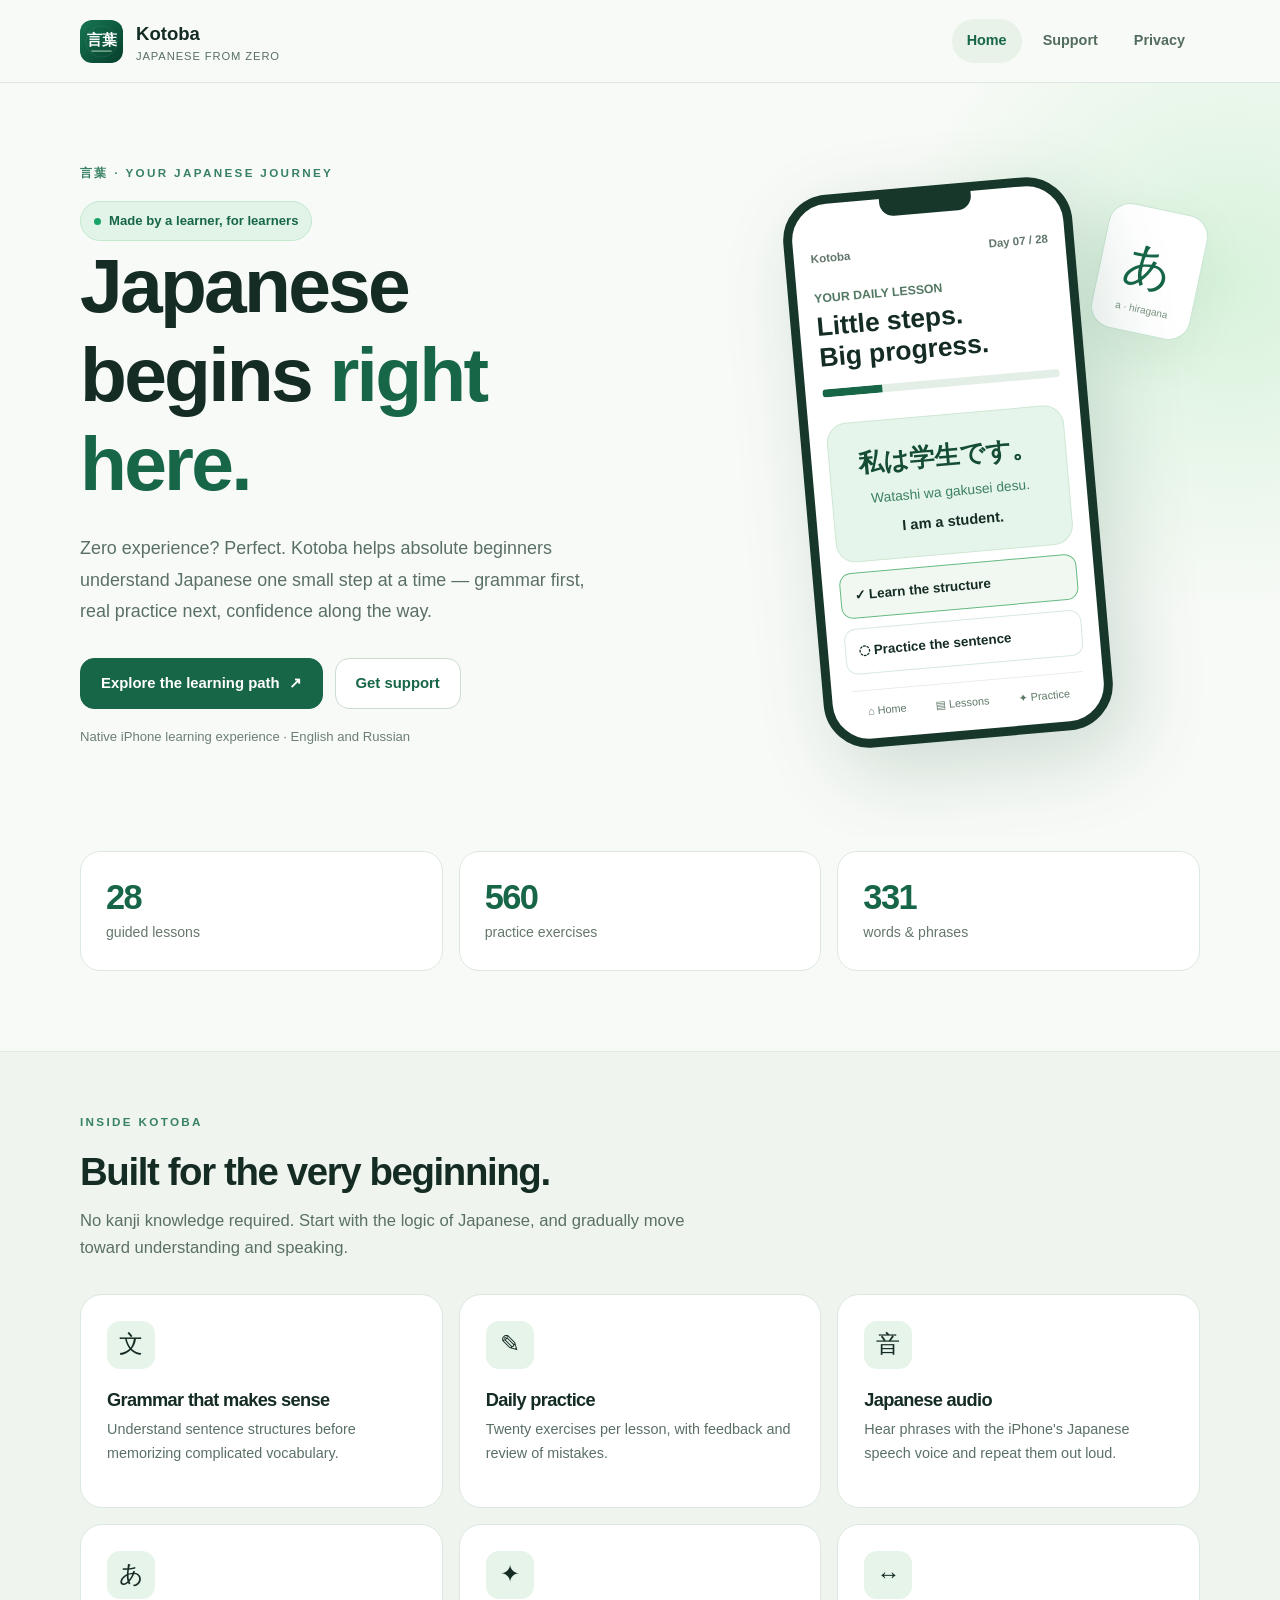
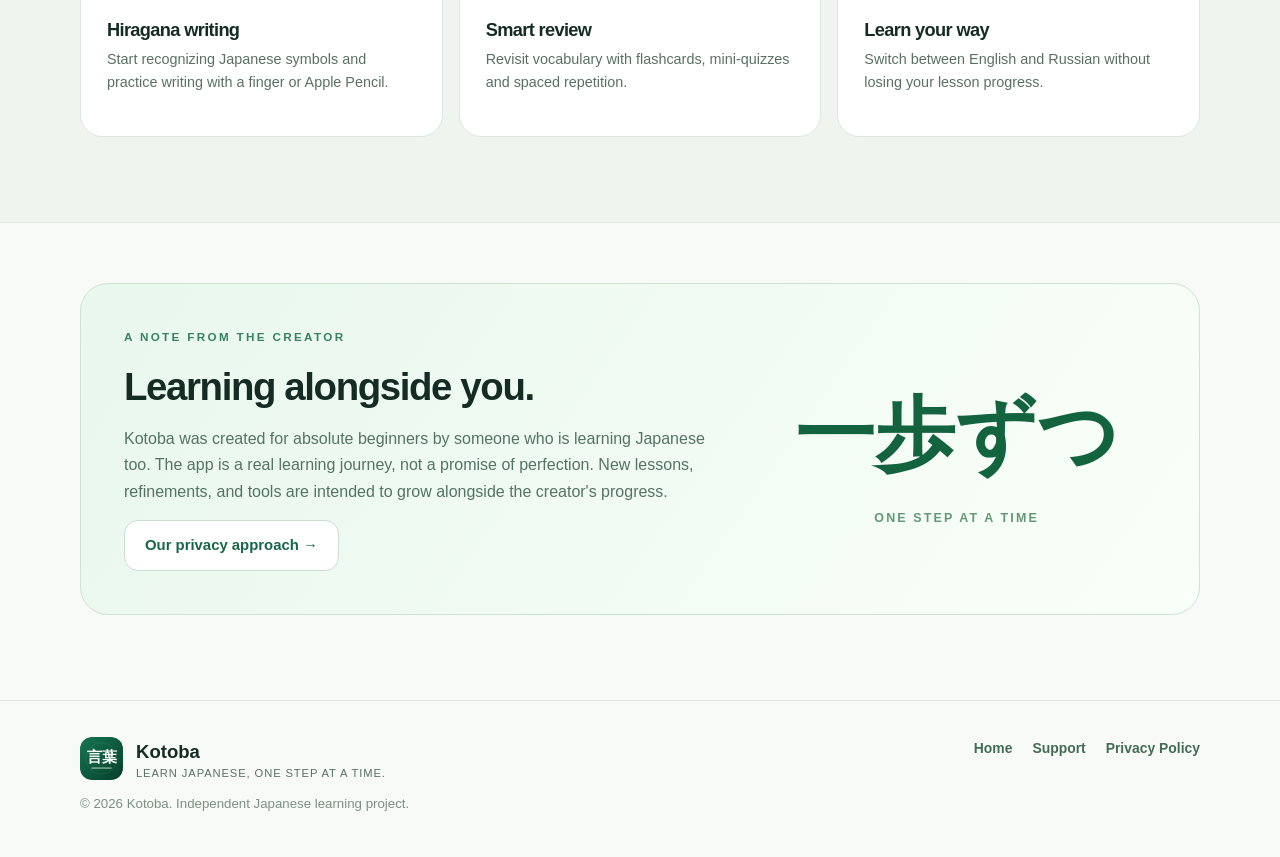
<file: index.html>
<!doctype html>
<html lang="en"><head>
<meta charset="utf-8"><meta name="viewport" content="width=device-width,initial-scale=1"><meta name="theme-color" content="#176647">
<title>Kotoba — Japanese From Zero</title>
<meta name="description" content="Kotoba is a Japanese learning app created by a learner, for learners. Start from zero with bite-sized lessons, grammar exercises, vocabulary and hiragana.">
<link rel="icon" type="image/png" href="assets/kotoba-icon.svg"><link rel="stylesheet" href="assets/styles.css">
</head><body>
<header class="topbar"><div class="container topbar-inner"><a class="brand" href="index.html"><img src="assets/kotoba-icon.svg" alt="Kotoba icon"><span>Kotoba<small>Japanese from zero</small></span></a><nav aria-label="Main navigation"><a href="index.html" aria-current="page">Home</a><a href="support.html">Support</a><a href="privacy.html">Privacy</a></nav></div></header>
<main>
<section class="hero"><div class="container hero-grid"><div class="hero-copy"><div class="eyebrow">言葉 · Your Japanese journey</div><div class="tag"><span class="dot"></span> Made by a learner, for learners</div><h1>Japanese begins <span>right here.</span></h1><p class="lead">Zero experience? Perfect. Kotoba helps absolute beginners understand Japanese one small step at a time — grammar first, real practice next, confidence along the way.</p><div class="actions"><a href="#features" class="btn primary">Explore the learning path <span aria-hidden="true">↗</span></a><a href="support.html" class="btn ghost">Get support</a></div><p class="tiny-note">Native iPhone learning experience · English and Russian</p></div>
<div class="phone-stage" aria-label="Illustrative preview of a Japanese lesson"><div class="float-kana" aria-hidden="true">あ<em>a · hiragana</em></div><div class="phone"><div class="notch"></div><div class="mini-top"><span>Kotoba</span><span>Day 07 / 28</span></div><div class="phone-title"><small>YOUR DAILY LESSON</small>Little steps.<br>Big progress.</div><div class="progressbar"><span></span></div><div class="learning-card"><div class="jp" lang="ja">私は学生です。</div><div class="rom">Watashi wa gakusei desu.</div><div class="meaning">I am a student.</div></div><div class="choice selected">✓ Learn the structure</div><div class="choice">◌ Practice the sentence</div><div class="bottom"><span>⌂ Home</span><span>▤ Lessons</span><span>✦ Practice</span></div></div></div></div></section>
<div class="container"><section class="kpis" aria-label="Learning content"><div class="kpi"><strong>28</strong><span>guided lessons</span></div><div class="kpi"><strong>560</strong><span>practice exercises</span></div><div class="kpi"><strong>331</strong><span>words & phrases</span></div></section></div>
<section id="features" class="section alt"><div class="container"><div class="section-intro"><div class="eyebrow">Inside Kotoba</div><h2>Built for the very beginning.</h2><p>No kanji knowledge required. Start with the logic of Japanese, and gradually move toward understanding and speaking.</p></div><div class="features">
<article class="feature"><div class="symbol" aria-hidden="true">文</div><h3>Grammar that makes sense</h3><p>Understand sentence structures before memorizing complicated vocabulary.</p></article>
<article class="feature"><div class="symbol" aria-hidden="true">✎</div><h3>Daily practice</h3><p>Twenty exercises per lesson, with feedback and review of mistakes.</p></article>
<article class="feature"><div class="symbol" aria-hidden="true">音</div><h3>Japanese audio</h3><p>Hear phrases with the iPhone's Japanese speech voice and repeat them out loud.</p></article>
<article class="feature"><div class="symbol" aria-hidden="true">あ</div><h3>Hiragana writing</h3><p>Start recognizing Japanese symbols and practice writing with a finger or Apple Pencil.</p></article>
<article class="feature"><div class="symbol" aria-hidden="true">✦</div><h3>Smart review</h3><p>Revisit vocabulary with flashcards, mini-quizzes and spaced repetition.</p></article>
<article class="feature"><div class="symbol" aria-hidden="true">↔</div><h3>Learn your way</h3><p>Switch between English and Russian without losing your lesson progress.</p></article>
</div></div></section>
<section class="section"><div class="container"><div class="story"><div><div class="eyebrow">A note from the creator</div><h2>Learning alongside you.</h2><p>Kotoba was created for absolute beginners by someone who is learning Japanese too. The app is a real learning journey, not a promise of perfection. New lessons, refinements, and tools are intended to grow alongside the creator's progress.</p><a class="btn ghost" href="privacy.html">Our privacy approach →</a></div><div class="quote-visual" lang="ja">一歩ずつ<small>One step at a time</small></div></div></div></section>
</main>
<footer class="footer"><div class="container footer-main"><div><a class="brand" href="index.html"><img src="assets/kotoba-icon.svg" alt=""><span>Kotoba<small>Learn Japanese, one step at a time.</small></span></a><p>© 2026 Kotoba. Independent Japanese learning project.</p></div><div class="footer-links"><a href="index.html">Home</a><a href="support.html">Support</a><a href="privacy.html">Privacy Policy</a></div></div></footer>
</body></html>
</file>
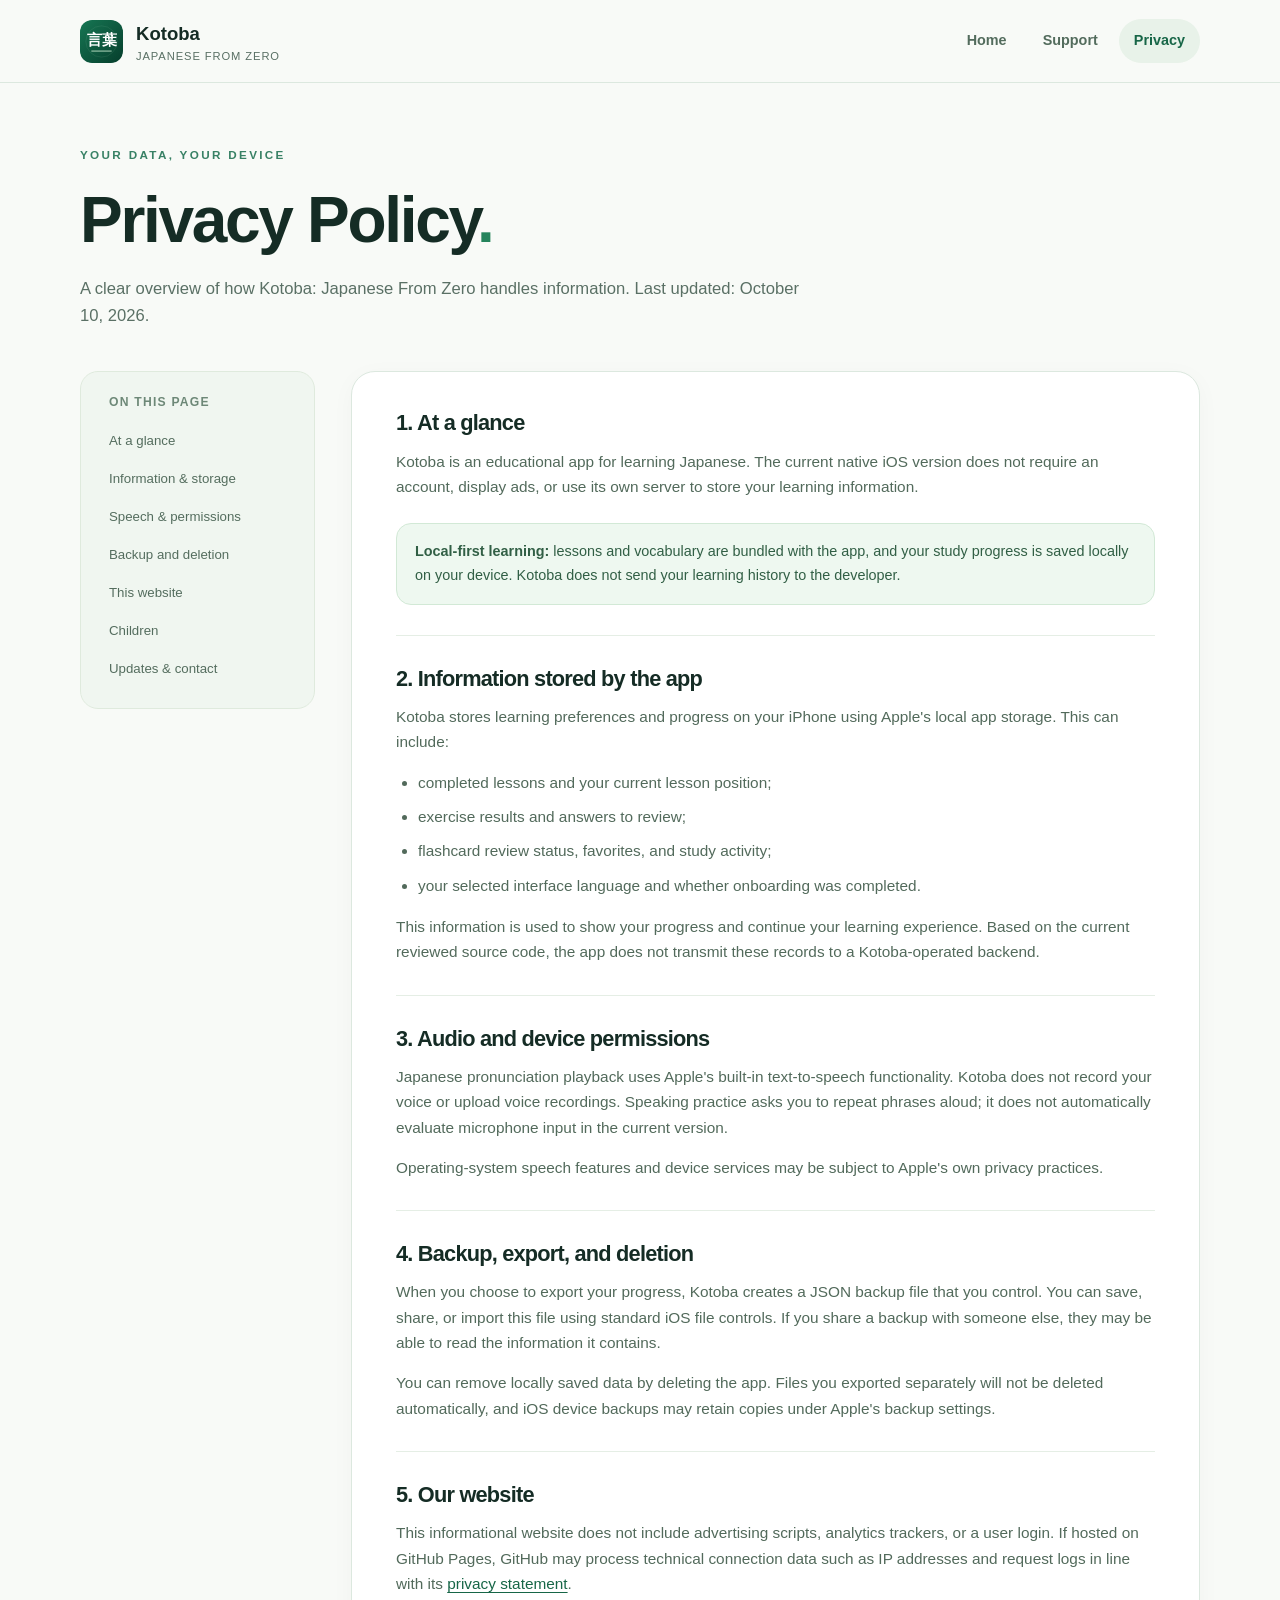
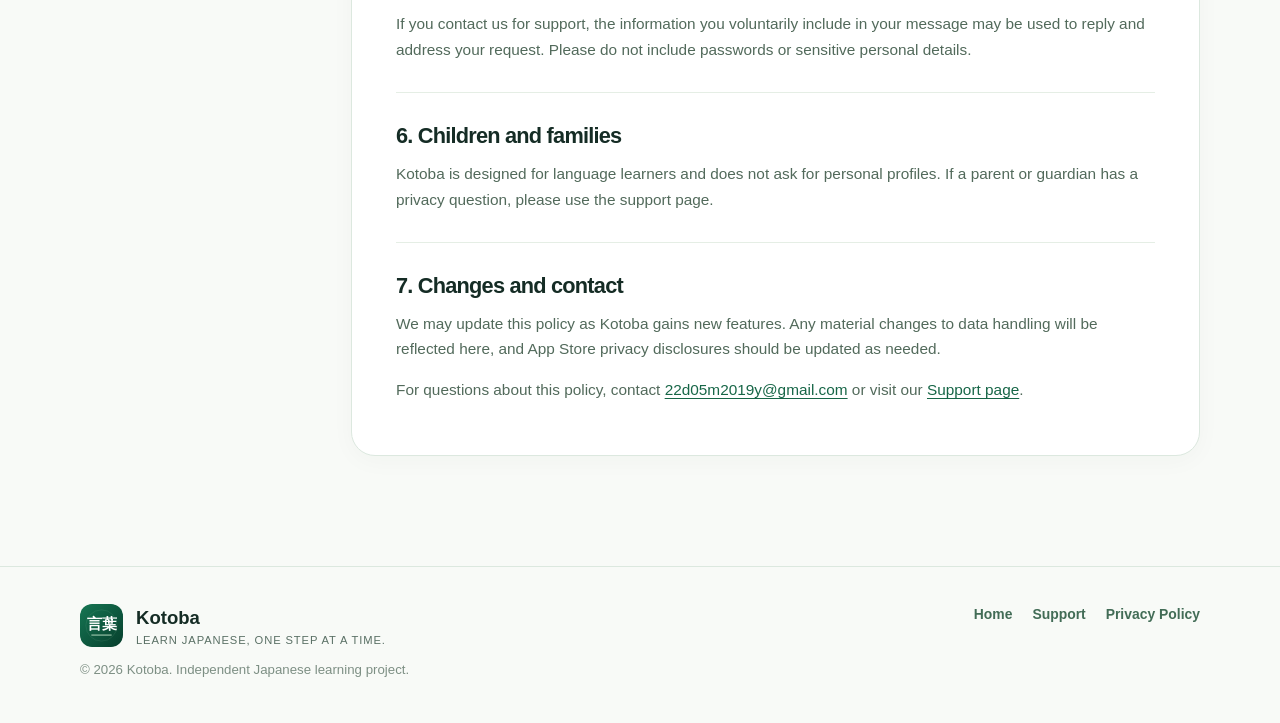
<file: privacy.html>
<!doctype html><html lang="en"><head><meta charset="utf-8"><meta name="viewport" content="width=device-width,initial-scale=1"><meta name="theme-color" content="#176647"><title>Privacy Policy — Kotoba</title><meta name="description" content="Privacy Policy for Kotoba: Japanese From Zero. Learn how the app stores learning progress and handles your information."><link rel="icon" href="assets/kotoba-icon.svg"><link rel="stylesheet" href="assets/styles.css"></head><body>
<header class="topbar"><div class="container topbar-inner"><a class="brand" href="index.html"><img src="assets/kotoba-icon.svg" alt="Kotoba icon"><span>Kotoba<small>Japanese from zero</small></span></a><nav aria-label="Main navigation"><a href="index.html">Home</a><a href="support.html">Support</a><a href="privacy.html" aria-current="page">Privacy</a></nav></div></header>
<main><div class="container"><header class="pagehead"><div class="eyebrow">Your data, your device</div><h1>Privacy Policy<span style="color:#25845c">.</span></h1><p class="subtitle">A clear overview of how Kotoba: Japanese From Zero handles information. Last updated: October 10, 2026.</p></header><div class="prose-layout"><aside class="toc" aria-label="On this page"><b>On this page</b><a href="#summary">At a glance</a><a href="#data">Information & storage</a><a href="#audio">Speech & permissions</a><a href="#backups">Backup and deletion</a><a href="#site">This website</a><a href="#children">Children</a><a href="#changes">Updates & contact</a></aside><article class="prose">
<section id="summary"><h2>1. At a glance</h2><p>Kotoba is an educational app for learning Japanese. The current native iOS version does not require an account, display ads, or use its own server to store your learning information.</p><div class="notice"><strong>Local-first learning:</strong> lessons and vocabulary are bundled with the app, and your study progress is saved locally on your device. Kotoba does not send your learning history to the developer.</div></section>
<section id="data"><h2>2. Information stored by the app</h2><p>Kotoba stores learning preferences and progress on your iPhone using Apple's local app storage. This can include:</p><ul><li>completed lessons and your current lesson position;</li><li>exercise results and answers to review;</li><li>flashcard review status, favorites, and study activity;</li><li>your selected interface language and whether onboarding was completed.</li></ul><p>This information is used to show your progress and continue your learning experience. Based on the current reviewed source code, the app does not transmit these records to a Kotoba-operated backend.</p></section>
<section id="audio"><h2>3. Audio and device permissions</h2><p>Japanese pronunciation playback uses Apple's built-in text-to-speech functionality. Kotoba does not record your voice or upload voice recordings. Speaking practice asks you to repeat phrases aloud; it does not automatically evaluate microphone input in the current version.</p><p>Operating-system speech features and device services may be subject to Apple's own privacy practices.</p></section>
<section id="backups"><h2>4. Backup, export, and deletion</h2><p>When you choose to export your progress, Kotoba creates a JSON backup file that you control. You can save, share, or import this file using standard iOS file controls. If you share a backup with someone else, they may be able to read the information it contains.</p><p>You can remove locally saved data by deleting the app. Files you exported separately will not be deleted automatically, and iOS device backups may retain copies under Apple's backup settings.</p></section>
<section id="site"><h2>5. Our website</h2><p>This informational website does not include advertising scripts, analytics trackers, or a user login. If hosted on GitHub Pages, GitHub may process technical connection data such as IP addresses and request logs in line with its <a href="https://docs.github.com/en/site-policy/privacy-policies/github-general-privacy-statement" target="_blank" rel="noopener noreferrer">privacy statement</a>.</p><p>If you contact us for support, the information you voluntarily include in your message may be used to reply and address your request. Please do not include passwords or sensitive personal details.</p></section>
<section id="children"><h2>6. Children and families</h2><p>Kotoba is designed for language learners and does not ask for personal profiles. If a parent or guardian has a privacy question, please use the support page.</p></section>
<section id="changes"><h2>7. Changes and contact</h2><p>We may update this policy as Kotoba gains new features. Any material changes to data handling will be reflected here, and App Store privacy disclosures should be updated as needed.</p><p>For questions about this policy, contact <a href="mailto:22d05m2019y@gmail.com">22d05m2019y@gmail.com</a> or visit our <a href="support.html">Support page</a>.</p></section>
</article></div></div></main><footer class="footer"><div class="container footer-main"><div><a class="brand" href="index.html"><img src="assets/kotoba-icon.svg" alt=""><span>Kotoba<small>Learn Japanese, one step at a time.</small></span></a><p>© 2026 Kotoba. Independent Japanese learning project.</p></div><div class="footer-links"><a href="index.html">Home</a><a href="support.html">Support</a><a href="privacy.html">Privacy Policy</a></div></div></footer></body></html>
</file>
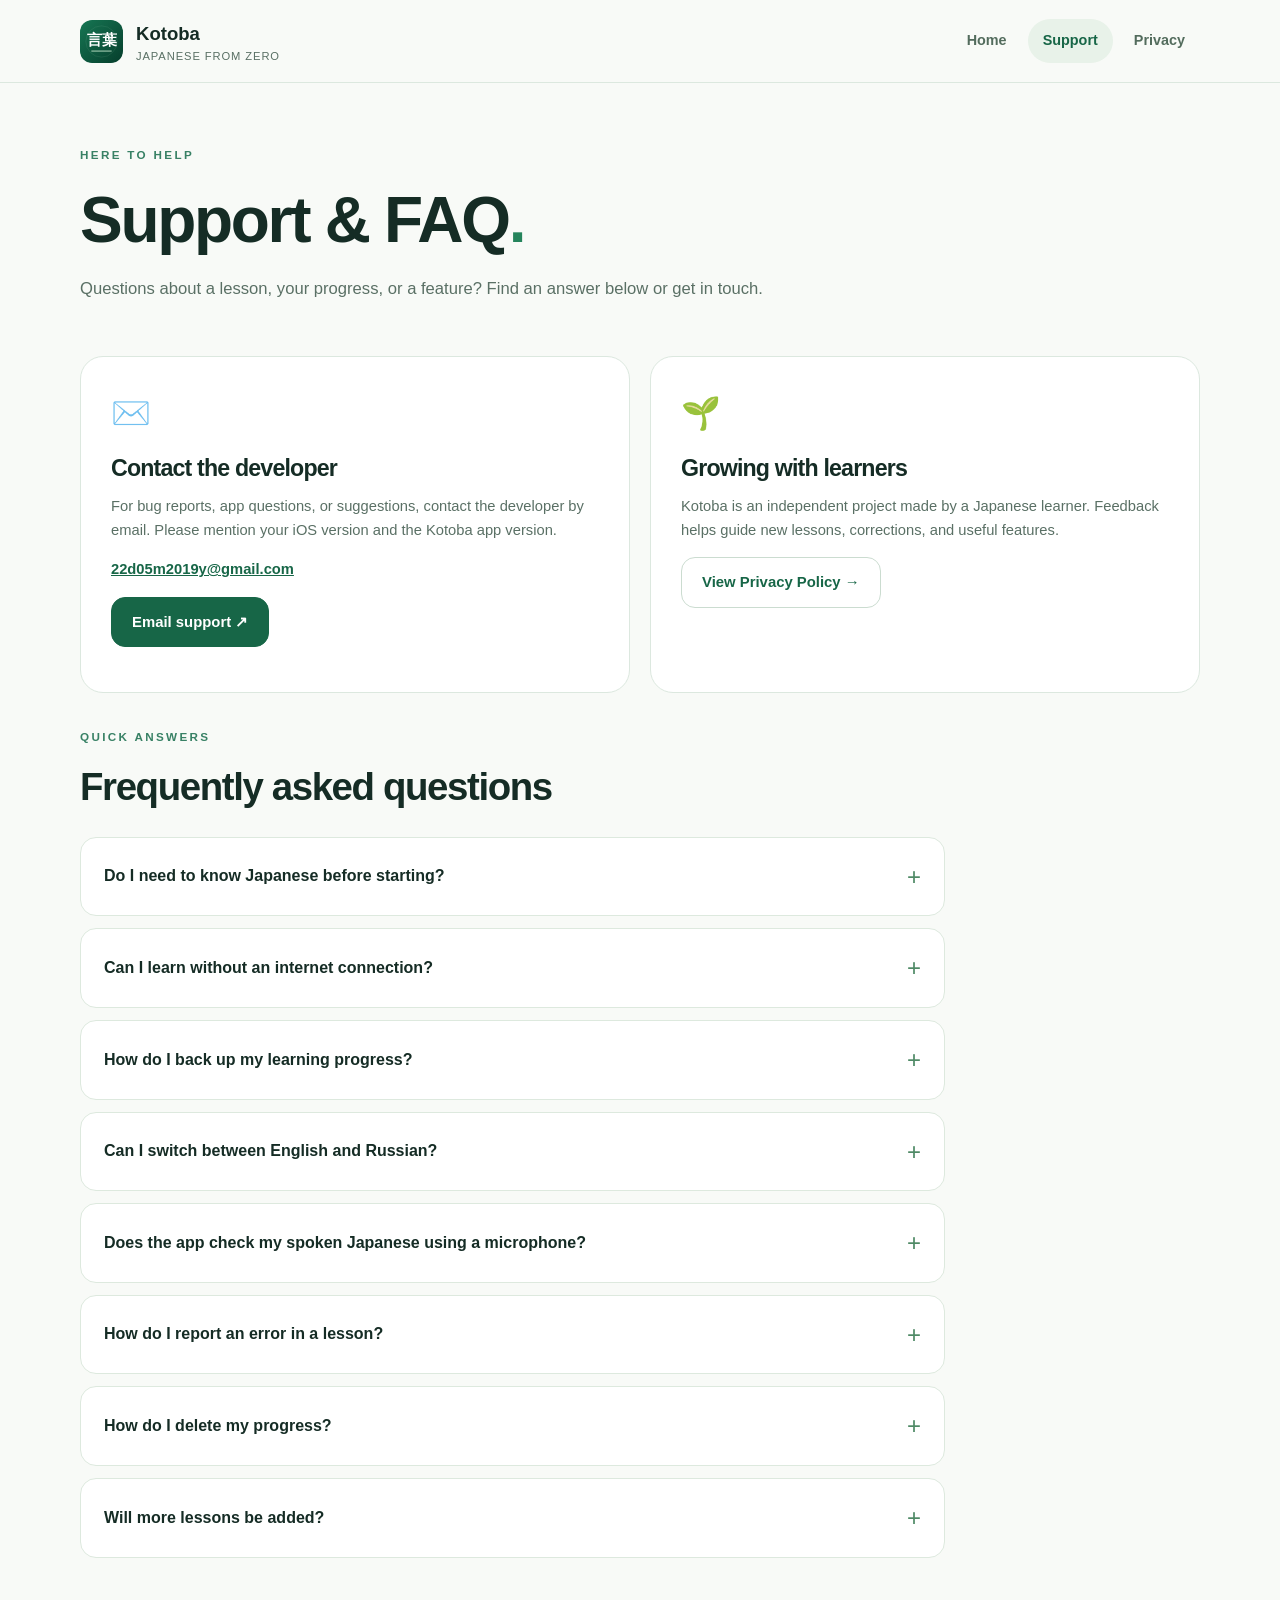
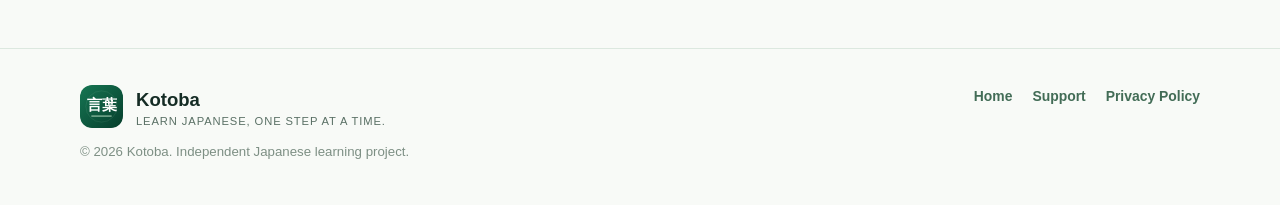
<file: support.html>
<!doctype html><html lang="en"><head><meta charset="utf-8"><meta name="viewport" content="width=device-width,initial-scale=1"><meta name="theme-color" content="#176647"><title>Support — Kotoba</title><meta name="description" content="Find help, answers to frequently asked questions and contact information for Kotoba: Japanese From Zero."><link rel="icon" href="assets/kotoba-icon.svg"><link rel="stylesheet" href="assets/styles.css"></head><body>
<header class="topbar"><div class="container topbar-inner"><a class="brand" href="index.html"><img src="assets/kotoba-icon.svg" alt="Kotoba icon"><span>Kotoba<small>Japanese from zero</small></span></a><nav aria-label="Main navigation"><a href="index.html">Home</a><a href="support.html" aria-current="page">Support</a><a href="privacy.html">Privacy</a></nav></div></header>
<main><div class="container"><header class="pagehead"><div class="eyebrow">Here to help</div><h1>Support & FAQ<span style="color:#25845c">.</span></h1><p class="subtitle">Questions about a lesson, your progress, or a feature? Find an answer below or get in touch.</p></header>
<div class="support-grid"><section class="support-card"><div class="icon" aria-hidden="true">✉️</div><h2 style="font-size:1.45rem">Contact the developer</h2><p>For bug reports, app questions, or suggestions, contact the developer by email. Please mention your iOS version and the Kotoba app version.</p><p class="contact"><a href="mailto:22d05m2019y@gmail.com">22d05m2019y@gmail.com</a></p><p><a href="mailto:22d05m2019y@gmail.com?subject=Kotoba%20Support" class="btn primary">Email support ↗</a></p></section><section class="support-card"><div class="icon" aria-hidden="true">🌱</div><h2 style="font-size:1.45rem">Growing with learners</h2><p>Kotoba is an independent project made by a Japanese learner. Feedback helps guide new lessons, corrections, and useful features.</p><p><a href="privacy.html" class="btn ghost">View Privacy Policy →</a></p></section></div>
<section class="faq"><div class="eyebrow">Quick answers</div><h2>Frequently asked questions</h2>
<details><summary>Do I need to know Japanese before starting?</summary><div class="answer">No. Kotoba is designed for absolute beginners. The lessons introduce sentence structures and useful words from the ground up.</div></details>
<details><summary>Can I learn without an internet connection?</summary><div class="answer">The native app bundles its lessons and vocabulary for offline use. Pronunciation playback depends on the Japanese speech voices available in iOS.</div></details>
<details><summary>How do I back up my learning progress?</summary><div class="answer">In Kotoba, open <strong>More → Save / Transfer Progress</strong> and choose Export Progress. Save the JSON file somewhere safe. To restore it, use the import option in the same section. Importing replaces the current progress, so export a copy first.</div></details>
<details><summary>Can I switch between English and Russian?</summary><div class="answer">Yes. Open the More tab and select your preferred language. Your completed lessons and review progress are shared between the two language interfaces.</div></details>
<details><summary>Does the app check my spoken Japanese using a microphone?</summary><div class="answer">Not yet. You can listen and repeat Japanese examples, but the current app does not score your pronunciation using microphone recordings.</div></details>
<details><summary>How do I report an error in a lesson?</summary><div class="answer">Send the lesson number, the phrase or exercise involved, and what seems incorrect by email using the contact address above. This makes it easier to reproduce and fix.</div></details>
<details><summary>How do I delete my progress?</summary><div class="answer">Learning progress is stored locally. Deleting the app generally removes the app's local data. Any exported backup files or iOS backups are separate and may need to be deleted individually.</div></details>
<details><summary>Will more lessons be added?</summary><div class="answer">The creator is learning Japanese alongside the community and plans to improve Kotoba over time. Future content and features are not guaranteed on a fixed schedule.</div></details>
</section></div></main>
<footer class="footer"><div class="container footer-main"><div><a class="brand" href="index.html"><img src="assets/kotoba-icon.svg" alt=""><span>Kotoba<small>Learn Japanese, one step at a time.</small></span></a><p>© 2026 Kotoba. Independent Japanese learning project.</p></div><div class="footer-links"><a href="index.html">Home</a><a href="support.html">Support</a><a href="privacy.html">Privacy Policy</a></div></div></footer>
</body></html>
</file>
<file: assets/styles.css>
:root{--bg:#f8faf7;--paper:#fff;--ink:#152c25;--muted:#5a7065;--line:#dce8df;--green:#176647;--bright:#1f9166;--mint:#e8f7ee;--shadow:0 16px 50px rgba(28,72,51,.08)}*{box-sizing:border-box}html{scroll-behavior:smooth}body{margin:0;background:var(--bg);font-family:-apple-system,BlinkMacSystemFont,"Segoe UI",Inter,sans-serif;color:var(--ink);line-height:1.65;-webkit-font-smoothing:antialiased}a{color:inherit}a:focus-visible,summary:focus-visible{outline:3px solid #f0aa4a;outline-offset:4px}p{margin:0 0 15px}h1,h2,h3{line-height:1.16;letter-spacing:-.036em;margin:0}h1{font-size:clamp(2.9rem,6vw,5.6rem);font-weight:800}h2{font-size:clamp(1.65rem,3vw,2.7rem)}h3{font-size:1.14rem}ul{margin:10px 0 16px;padding-left:22px}li{margin-bottom:9px}.container{width:min(1120px,calc(100% - 40px));margin:0 auto}.topbar{position:sticky;top:0;z-index:20;background:rgba(248,250,247,.93);border-bottom:1px solid var(--line);backdrop-filter:blur(15px)}.topbar-inner{display:flex;align-items:center;justify-content:space-between;gap:18px;min-height:82px}.brand{display:flex;gap:13px;align-items:center;text-decoration:none;font-weight:800;font-size:1.16rem}.brand img{width:43px;height:43px;border-radius:12px}.brand small{font-size:.7rem;color:var(--muted);display:block;font-weight:500;letter-spacing:.08em;text-transform:uppercase;line-height:1.2}nav{display:flex;align-items:center;flex-wrap:wrap;gap:6px}nav a{font-size:.9rem;padding:10px 15px;color:#536c5d;text-decoration:none;border-radius:100px;font-weight:600}nav a:hover,nav a[aria-current="page"]{background:#e8f2e9;color:var(--green)}.eyebrow{font-size:.73rem;letter-spacing:.2em;text-transform:uppercase;font-weight:800;color:#388165;margin-bottom:19px}.tag{display:inline-flex;align-items:center;gap:8px;font-size:.82rem;font-weight:700;color:var(--green);background:#e2f4e8;border:1px solid #c3e9ce;border-radius:100px;padding:8px 13px}.tag .dot{width:7px;height:7px;background:#18a368;border-radius:50%}.hero{padding:80px 0 75px;position:relative;overflow:hidden}.hero::after{content:"";position:absolute;width:680px;height:680px;background:radial-gradient(circle,#d8f3dc 0%,transparent 70%);right:-290px;top:-140px;z-index:-1}.hero-grid{display:grid;grid-template-columns:1.05fr .95fr;align-items:center;gap:58px}.hero-copy{position:relative;z-index:1}.hero h1 span{color:var(--green)}.lead{font-size:1.12rem;color:var(--muted);max-width:530px;margin:25px 0 31px;line-height:1.75}.actions{display:flex;flex-wrap:wrap;gap:12px}.btn{display:inline-flex;align-items:center;justify-content:center;gap:9px;min-height:49px;padding:12px 20px;border-radius:14px;text-decoration:none;font-weight:700;font-size:.93rem;border:1px solid var(--green);transition:transform .15s,background .15s}.btn:hover{transform:translateY(-2px)}.btn.primary{background:var(--green);color:white}.btn.ghost{border-color:#cbdcd0;color:var(--green);background:#fff}.tiny-note{color:#6c7f72;font-size:.82rem;margin-top:17px}.phone-stage{min-height:480px;display:flex;justify-content:center;align-items:center;position:relative}.float-kana{position:absolute;right:0;top:23px;border:1px solid #c9e6d4;box-shadow:var(--shadow);border-radius:22px;background:#fff;transform:rotate(12deg);font-size:3rem;padding:18px 23px;color:var(--green)}.float-kana em{font-size:.63rem;color:#7b9381;display:block;font-style:normal;text-align:center;line-height:1}.phone{background:#fff;border:9px solid #16372a;width:290px;height:555px;border-radius:46px;box-shadow:15px 26px 80px #185b3830;transform:rotate(-5deg);padding:13px 17px 20px;position:relative}.phone .notch{width:92px;height:19px;background:#16372a;border-radius:0 0 14px 14px;margin:-14px auto 27px}.phone .mini-top{display:flex;justify-content:space-between;color:#61756a;font-size:.72rem;font-weight:650}.phone .phone-title{font-size:1.65rem;font-weight:800;line-height:1.18;margin-top:23px}.phone .phone-title small{font-size:.77rem;color:#537862;font-weight:600;display:block;margin-bottom:5px}.progressbar{height:8px;background:#e3eee6;border-radius:20px;overflow:hidden;margin-top:16px}.progressbar span{display:block;width:25%;height:100%;background:var(--green)}.learning-card{background:#e6f5eb;border:1px solid #cde7d3;border-radius:20px;margin-top:27px;padding:20px 15px;text-align:center}.learning-card .jp{font-size:1.57rem;font-weight:800;color:#154d34}.learning-card .rom{color:#3c8060;font-size:.86rem;margin:5px}.learning-card .meaning{font-size:.91rem;font-weight:650}.phone .choice{border:1px solid #d8e8de;padding:11px 13px;border-radius:12px;margin:10px 0;font-size:.84rem;font-weight:650}.phone .choice.selected{border-color:#66ba81;background:#f0f8f1}.phone .bottom{position:absolute;bottom:18px;left:20px;right:20px;border-top:1px solid #e7eee8;padding-top:12px;display:flex;justify-content:space-around;color:#5e7867;font-size:.68rem}.kpis{display:grid;grid-template-columns:repeat(3,1fr);gap:16px;margin-top:14px;margin-bottom:80px}.kpi{background:#fff;border:1px solid var(--line);border-radius:20px;padding:25px}.kpi strong{display:block;font-size:2.15rem;line-height:1.2;letter-spacing:-.045em;color:var(--green)}.kpi span{color:#65776b;font-size:.88rem}.section{padding:60px 0 85px}.section.alt{background:#eff5ee;border-top:1px solid #e2ebe0;border-bottom:1px solid #e2ebe0}.section-intro{max-width:650px;margin:0 0 32px}.section-intro p{color:var(--muted);font-size:1.04rem;margin-top:12px}.features{display:grid;grid-template-columns:repeat(3,1fr);gap:16px}.feature{padding:26px;border:1px solid var(--line);border-radius:22px;background:#fff;min-height:210px}.feature .symbol{font-size:1.48rem;background:#e6f4ea;border-radius:13px;width:48px;height:48px;display:grid;place-items:center;margin-bottom:20px}.feature p{color:var(--muted);font-size:.9rem;margin-top:8px}.story{display:grid;grid-template-columns:1.2fr .8fr;gap:35px;align-items:center;border:1px solid #cce4d1;background:linear-gradient(125deg,#e9f7ed,#f9fff9);border-radius:28px;padding:43px}.story p{color:#547364;margin-top:16px;max-width:600px}.quote-visual{font-weight:800;color:#14633f;font-size:clamp(3rem,7vw,5rem);text-align:center}.quote-visual small{display:block;font-size:.78rem;color:#649777;letter-spacing:.17em;text-transform:uppercase;margin-top:7px}.footer{border-top:1px solid var(--line);padding:36px 0 42px}.footer-main{display:flex;align-items:flex-start;justify-content:space-between;gap:25px}.footer p{font-size:.83rem;color:#7d8f84;margin:12px 0 0}.footer-links{display:flex;flex-wrap:wrap;gap:20px}.footer-links a{color:#426c56;text-decoration:none;font-size:.87rem;font-weight:650}.pagehead{padding:62px 0 42px}.pagehead h1{font-size:clamp(2.4rem,5vw,4rem)}.pagehead .subtitle{max-width:720px;color:var(--muted);font-size:1.04rem;margin:17px 0 0}.prose-layout{display:grid;grid-template-columns:235px minmax(0,1fr);gap:36px;padding-bottom:110px}.toc{position:sticky;top:115px;height:max-content;border-radius:18px;padding:20px 16px;background:#f0f6f0;border:1px solid #dfeadd}.toc b{display:block;font-size:.76rem;letter-spacing:.1em;text-transform:uppercase;color:#6d8877;margin:0 12px 10px}.toc a{display:block;padding:8px 12px;color:#546d5e;text-decoration:none;font-size:.83rem;border-radius:8px}.toc a:hover{background:white;color:var(--green)}.prose{background:white;border:1px solid var(--line);border-radius:24px;padding:38px 44px;box-shadow:0 5px 25px #193e2008}.prose section{scroll-margin-top:115px}.prose section+section{border-top:1px solid #e5eee5;margin-top:30px;padding-top:30px}.prose h2{font-size:1.36rem;margin-bottom:13px}.prose p,.prose li{color:#526a5b;font-size:.96rem}.prose a{color:var(--green);text-underline-offset:3px}.notice{background:#eef8f0;border:1px solid #d2e9d6;border-radius:15px;padding:16px 18px;color:#315f45;font-size:.9rem;margin:24px 0}.support-grid{display:grid;grid-template-columns:1fr 1fr;gap:20px;margin:12px 0 34px}.support-card{background:white;border:1px solid var(--line);border-radius:23px;padding:30px}.support-card .icon{font-size:2rem;margin-bottom:15px}.support-card p{color:var(--muted);margin-top:12px;font-size:.92rem}.support-card .contact{color:var(--green);font-weight:750;word-break:break-word}.faq{max-width:865px;margin-bottom:90px}details{border:1px solid #dde9de;background:white;border-radius:16px;margin:12px 0;overflow:hidden}summary{padding:19px 23px;cursor:pointer;font-weight:700;list-style:none;display:flex;align-items:center;justify-content:space-between;gap:20px}summary::-webkit-details-marker{display:none}summary::after{content:'+';font-size:1.5rem;font-weight:400;color:#4f8a66}details[open] summary::after{content:'−'}details .answer{border-top:1px solid #e8f0e8;padding:16px 23px 21px;color:#526a5b;font-size:.95rem}.faq h2{margin-bottom:27px}
@media(max-width:900px){.hero-grid{grid-template-columns:1fr;gap:15px}.hero{padding:56px 0}.hero-copy{max-width:650px}.phone-stage{min-height:425px}.phone{transform:rotate(-3deg) scale(.78)}.float-kana{right:13%;top:35px}.features{grid-template-columns:repeat(2,1fr)}.prose-layout{grid-template-columns:1fr}.toc{position:static}.toc a{display:inline-block}.story{grid-template-columns:1fr}.quote-visual{text-align:left}}@media(max-width:600px){.container{width:min(100% - 28px,1120px)}.topbar-inner{min-height:72px}.brand{font-size:1.07rem}.brand img{width:38px;height:38px}.brand small{font-size:.58rem}nav{gap:1px}nav a{padding:7px 8px;font-size:.75rem}.hero{padding:43px 0 26px}.hero h1{font-size:3rem}.lead{font-size:1rem;margin:19px 0 23px}.btn{width:100%}.actions{width:100%}.phone-stage{min-height:397px}.phone{transform:scale(.66) rotate(-3deg)}.float-kana{right:3%;top:40px;transform:scale(.8) rotate(12deg)}.kpis{grid-template-columns:repeat(3,1fr);gap:8px;margin-bottom:35px}.kpi{padding:17px 10px}.kpi strong{font-size:1.7rem}.kpi span{font-size:.74rem}.section{padding:52px 0}.features{grid-template-columns:1fr}.feature{min-height:0}.story{padding:28px}.footer-main{flex-direction:column}.pagehead{padding:48px 0 30px}.prose{padding:25px 20px}.prose-layout{gap:17px;padding-bottom:65px}.support-grid{grid-template-columns:1fr}.support-card{padding:25px}}@media(prefers-reduced-motion:reduce){html{scroll-behavior:auto}.btn{transition:none}.btn:hover{transform:none}}
</file>
